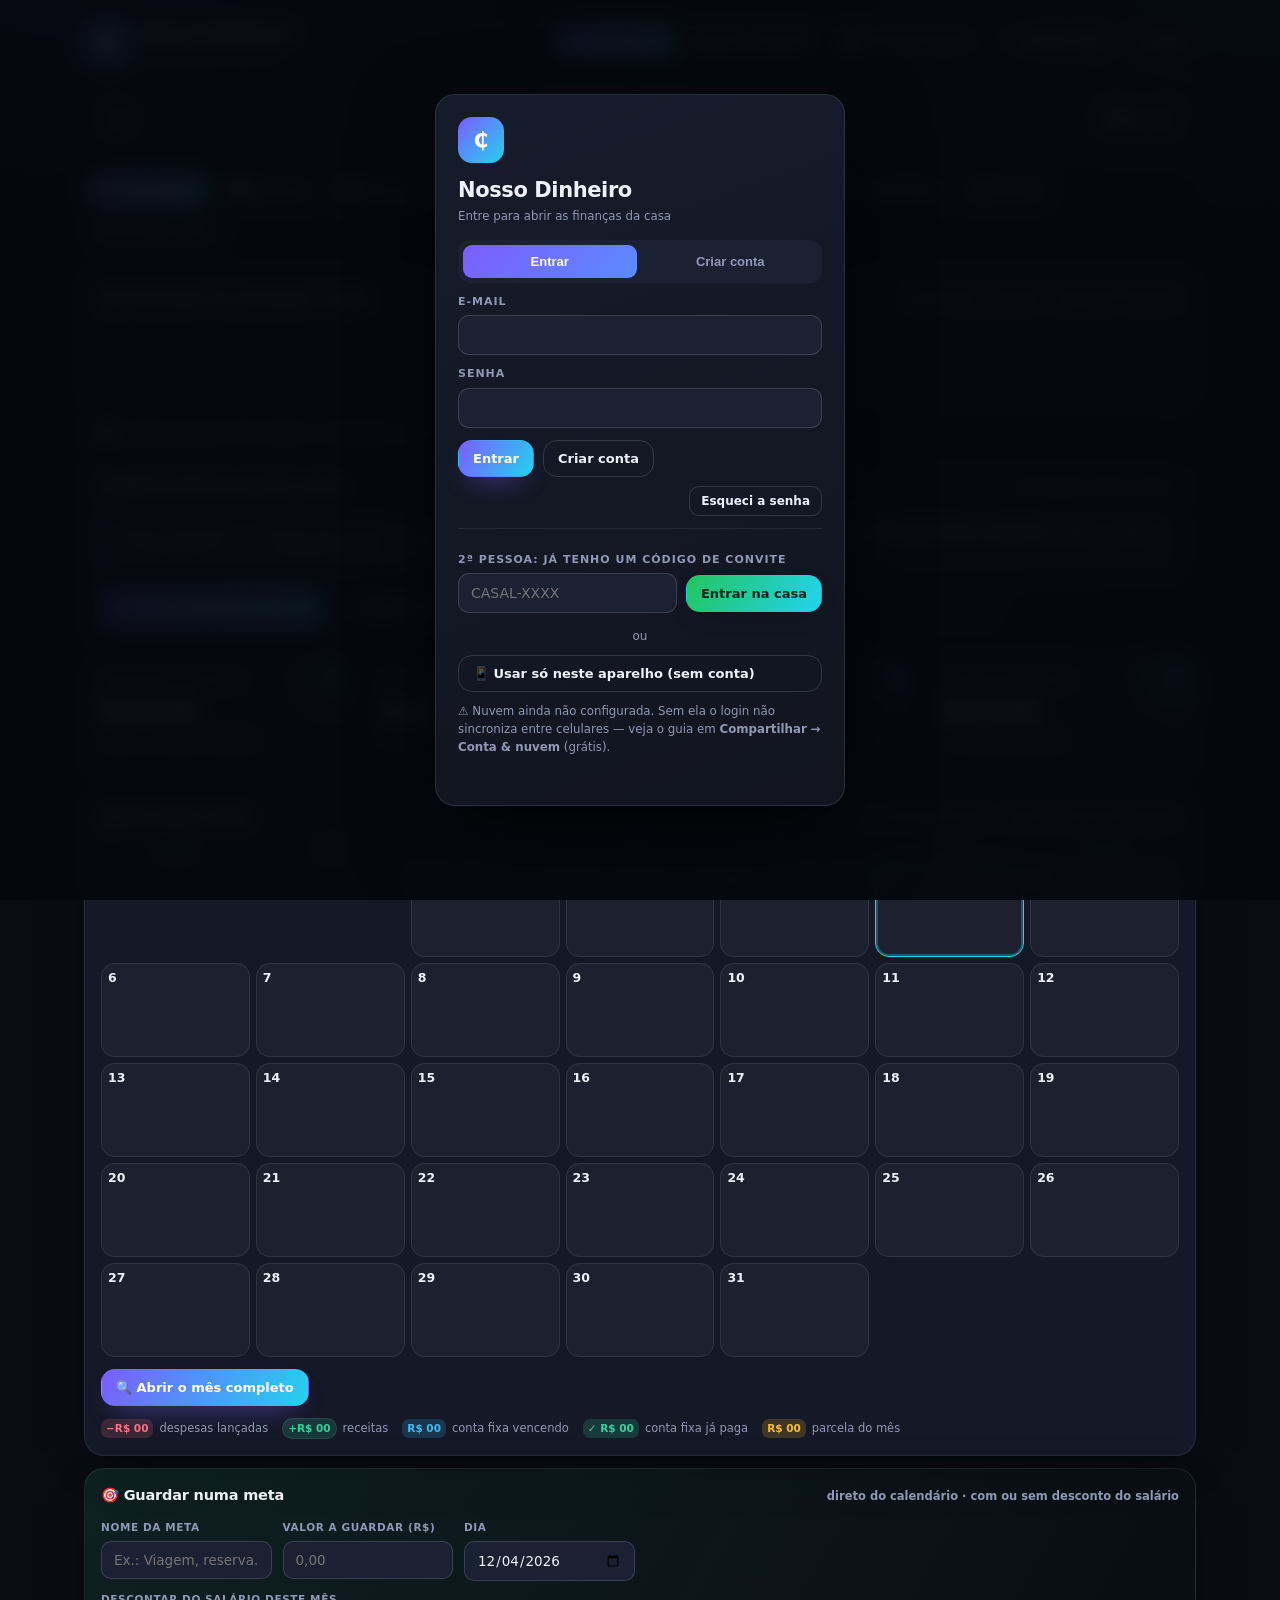
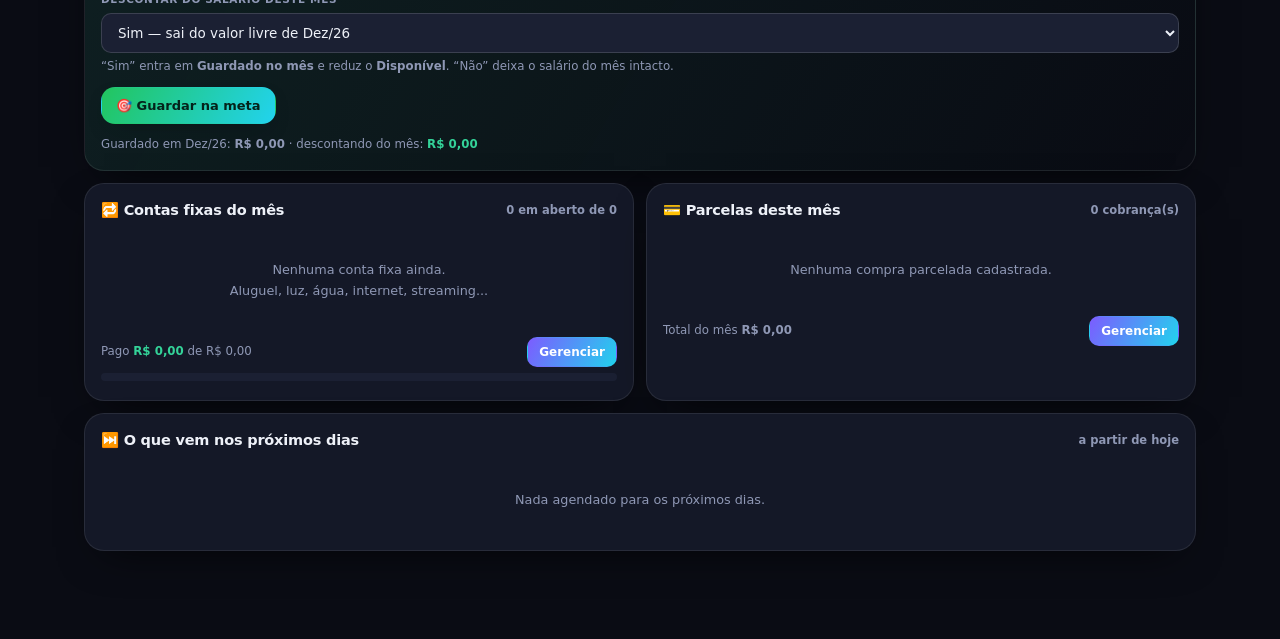
<file: index.html>
<!DOCTYPE html>
<html lang="pt-BR">
<head>
<meta charset="utf-8">
<meta name="viewport" content="width=device-width,initial-scale=1,viewport-fit=cover">
<meta name="theme-color" content="#7c5cff">
<link rel="manifest" href="manifest.json">
<link rel="apple-touch-icon" href="icon-192.png">
<meta name="mobile-web-app-capable" content="yes">
<meta name="apple-mobile-web-app-capable" content="yes">
<meta name="apple-mobile-web-app-status-bar-style" content="black-translucent">
<meta name="apple-mobile-web-app-title" content="Nosso Dinheiro">
<meta name="description" content="Controle financeiro do casal: calendário de contas, parcelados, recibos e metas.">
<title>Nosso Dinheiro — finanças do casal</title>
<link rel="stylesheet" href="style.css">
</head>
<body data-tema="escuro">
<div class="wrap">
  <header class="top">
    <div class="brand">
      <div class="logo">₵</div>
      <div><h1>Nosso Dinheiro</h1><span id="casalNome">nosso controle financeiro</span></div>
    </div>
    <div class="top-actions">
      <button class="btn sm pri" data-act="novoDesp">＋ Lançamento</button>
      <button class="btn sm" data-act="calCompleto">📅 Mês completo</button>
      <span class="quando" id="stampInicio" title="última atualização dos dados"></span>
      <button class="btn sm gh" data-act="instalarPwa">📲 Instalar app</button>
      <button class="btn sm gh" data-act="tema">☀️ Claro</button>
    </div>
  </header>

  <nav class="mesnav">
    <button class="round" data-act="mesPrev" title="mês anterior">◀</button>
    <button class="mesLabel" data-act="calCompleto" title="abrir o calendário completo do mês">
      <strong id="mesNome">—</strong><small id="mesSub">—</small><span class="hint">👆 toque para abrir o calendário completo</span>
    </button>
    <button class="round" data-act="mesHoje" title="voltar para hoje">Hoje</button>
    <button class="round" data-act="mesNext" title="próximo mês">▶</button>
  </nav>

  <nav class="tabs" id="tabs">
    <button data-page="calendario" class="on">📅 Calendário</button>
    <button data-page="resumo">📊 Resumo</button>
    <button data-page="lanc">🧾 Lançamentos</button>
    <button data-page="fixas">🔁 Contas fixas</button>
    <button data-page="parc">💳 Parcelados</button>
    <button data-page="recibos">📎 Recibos</button>
    <button data-page="metas">🎯 Metas</button>
    <button data-page="acerto">🤝 Acerto</button>
    <button data-page="share">🔗 Compartilhar</button>
  </nav>

  <main id="main"></main>
</div>

<div id="toast" class="toast"></div>
<div id="modal" class="modal"><div class="modalCard"><button class="modalX" data-act="fecharModal">✕</button><div id="modalBody"></div></div></div>
<input type="file" id="fileImport" accept=".json,application/json" hidden>

<script src="libs/xlsx.full.min.js"></script>
<script src="libs/chart.umd.min.js"></script>
<script src="app.js"></script>
</body>
</html>
</file>
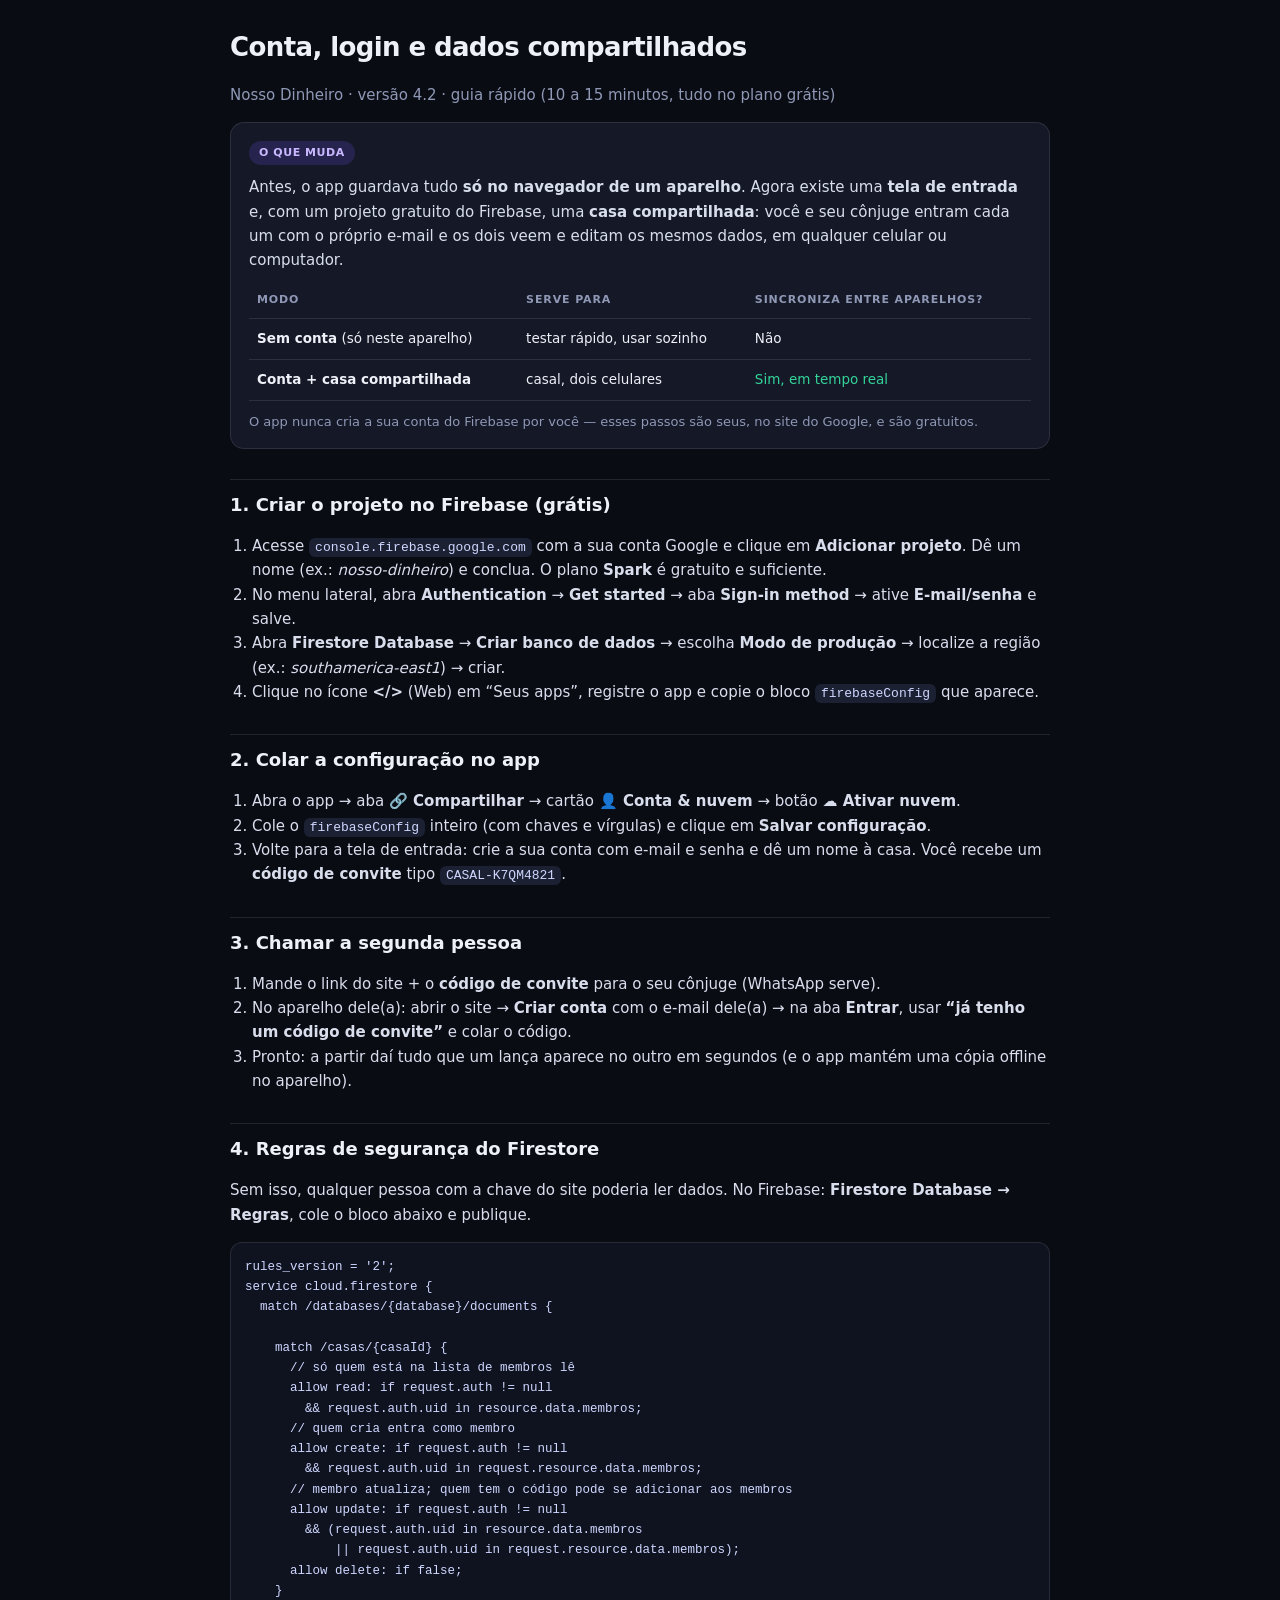
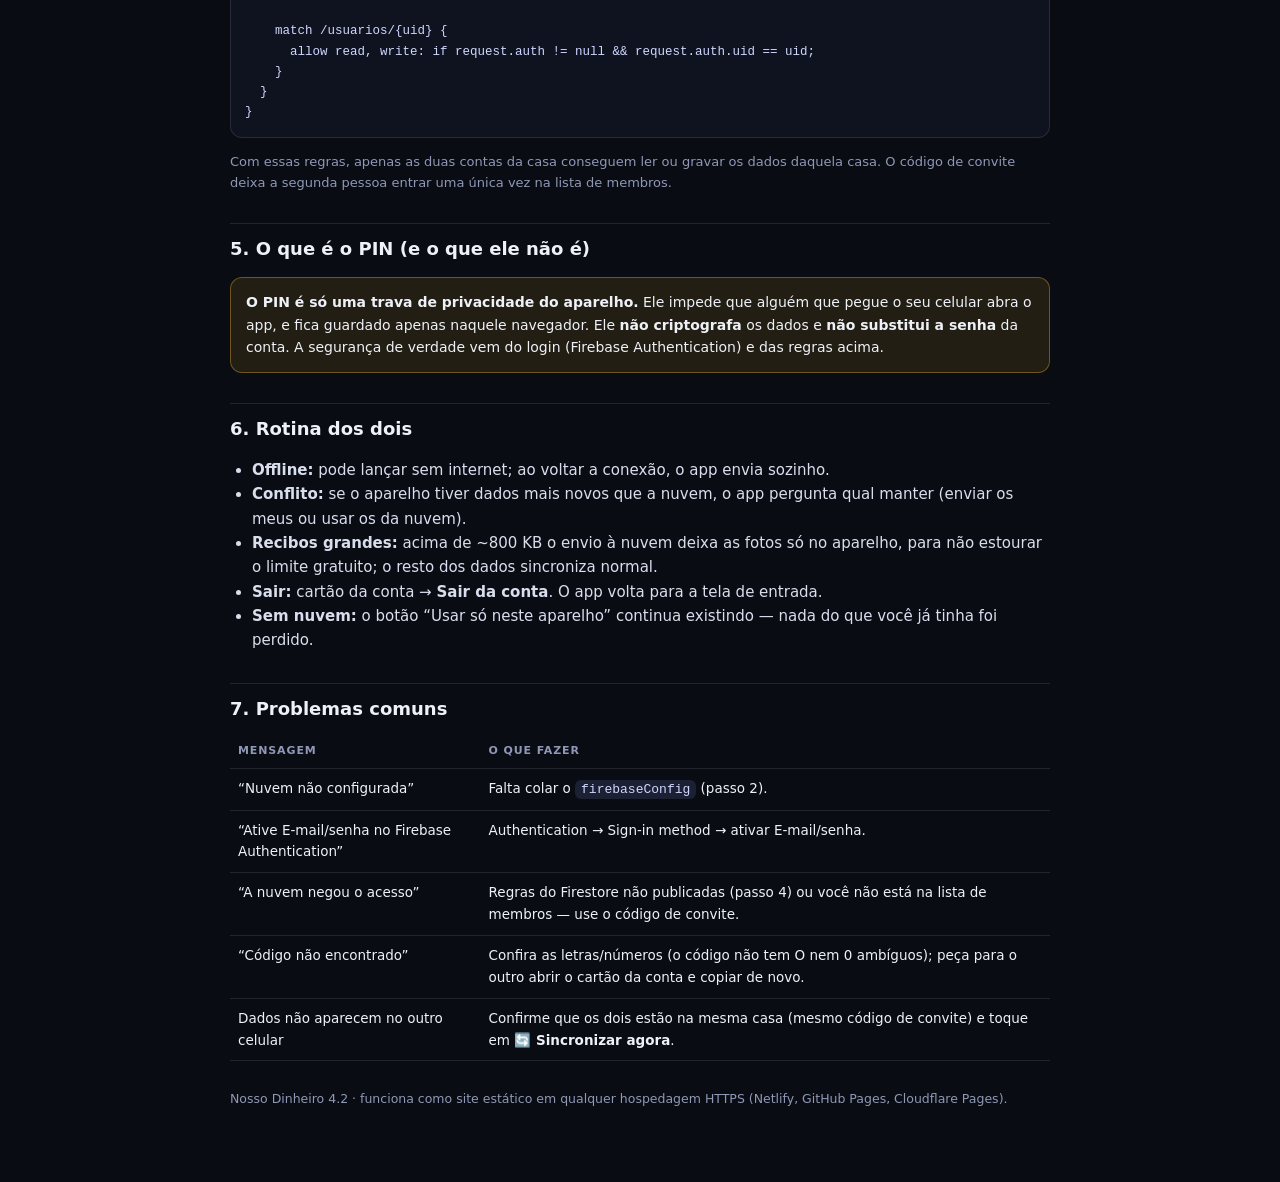
<file: guia-nuvem.html>
<!DOCTYPE html>
<html lang="pt-BR">
<head>
<meta charset="utf-8">
<meta name="viewport" content="width=device-width,initial-scale=1">
<title>Nosso Dinheiro — guia da conta e da nuvem</title>
<style>
:root{--bg:#0a0c14;--card:#141827;--line:rgba(255,255,255,.10);--txt:#eef1f8;--mut:#8f98b5;--pri:#7c5cff;--ok:#34d399}
*{box-sizing:border-box}
body{margin:0;background:var(--bg);color:var(--txt);font:15px/1.62 system-ui,-apple-system,"Segoe UI",Roboto,sans-serif;padding:26px 16px 60px}
.wrap{max-width:820px;margin:0 auto}
h1{font-size:26px;letter-spacing:-.6px;margin:0 0 4px}
h2{font-size:18px;margin:30px 0 8px;padding-top:10px;border-top:1px solid var(--line)}
h3{font-size:15px;margin:18px 0 6px;color:#c9d2ef}
p,li{color:#d9deed}
.mut{color:var(--mut)}
.card{background:var(--card);border:1px solid var(--line);border-radius:14px;padding:16px 18px;margin:14px 0}
ol,ul{padding-left:22px}
code,pre{font-family:ui-monospace,Menlo,Consolas,monospace}
code{background:#1b2033;padding:2px 6px;border-radius:6px;font-size:13px;color:#cfd7ff}
pre{background:#0f1320;border:1px solid var(--line);border-radius:12px;padding:14px;overflow:auto;font-size:12.5px;color:#cfd7ff}
.tag{display:inline-block;background:rgba(124,92,255,.18);color:#c9b8ff;border-radius:99px;padding:3px 10px;font-size:11px;font-weight:800;letter-spacing:.05em;text-transform:uppercase}
.ok{color:var(--ok)}
.warn{background:rgba(251,191,36,.10);border:1px solid rgba(251,191,36,.35);border-radius:12px;padding:13px 15px;margin:14px 0;font-size:14px}
table{border-collapse:collapse;width:100%;font-size:13.5px;margin:10px 0}
th,td{border-bottom:1px solid var(--line);padding:9px 8px;text-align:left;vertical-align:top}
th{color:var(--mut);font-size:11px;text-transform:uppercase;letter-spacing:.08em}
</style>
</head>
<body>
<div class="wrap">
<h1>Conta, login e dados compartilhados</h1>
<p class="mut">Nosso Dinheiro · versão 4.2 · guia rápido (10 a 15 minutos, tudo no plano grátis)</p>

<div class="card">
<span class="tag">o que muda</span>
<p style="margin:10px 0 0">Antes, o app guardava tudo <b>só no navegador de um aparelho</b>. Agora existe uma <b>tela de entrada</b> e, com um projeto gratuito do Firebase, uma <b>casa compartilhada</b>: você e seu cônjuge entram cada um com o próprio e-mail e os dois veem e editam os mesmos dados, em qualquer celular ou computador.</p>
<table>
<tr><th>Modo</th><th>Serve para</th><th>Sincroniza entre aparelhos?</th></tr>
<tr><td><b>Sem conta</b> (só neste aparelho)</td><td>testar rápido, usar sozinho</td><td>Não</td></tr>
<tr><td><b>Conta + casa compartilhada</b></td><td>casal, dois celulares</td><td class="ok">Sim, em tempo real</td></tr>
</table>
<p class="mut" style="font-size:13px;margin:8px 0 0">O app nunca cria a sua conta do Firebase por você — esses passos são seus, no site do Google, e são gratuitos.</p>
</div>

<h2>1. Criar o projeto no Firebase (grátis)</h2>
<ol>
<li>Acesse <code>console.firebase.google.com</code> com a sua conta Google e clique em <b>Adicionar projeto</b>. Dê um nome (ex.: <i>nosso-dinheiro</i>) e conclua. O plano <b>Spark</b> é gratuito e suficiente.</li>
<li>No menu lateral, abra <b>Authentication</b> → <b>Get started</b> → aba <b>Sign-in method</b> → ative <b>E-mail/senha</b> e salve.</li>
<li>Abra <b>Firestore Database</b> → <b>Criar banco de dados</b> → escolha <b>Modo de produção</b> → localize a região (ex.: <i>southamerica-east1</i>) → criar.</li>
<li>Clique no ícone <b>&lt;/&gt;</b> (Web) em “Seus apps”, registre o app e copie o bloco <code>firebaseConfig</code> que aparece.</li>
</ol>

<h2>2. Colar a configuração no app</h2>
<ol>
<li>Abra o app → aba <b>🔗 Compartilhar</b> → cartão <b>👤 Conta &amp; nuvem</b> → botão <b>☁️ Ativar nuvem</b>.</li>
<li>Cole o <code>firebaseConfig</code> inteiro (com chaves e vírgulas) e clique em <b>Salvar configuração</b>.</li>
<li>Volte para a tela de entrada: crie a sua conta com e-mail e senha e dê um nome à casa. Você recebe um <b>código de convite</b> tipo <code>CASAL-K7QM4821</code>.</li>
</ol>

<h2>3. Chamar a segunda pessoa</h2>
<ol>
<li>Mande o link do site + o <b>código de convite</b> para o seu cônjuge (WhatsApp serve).</li>
<li>No aparelho dele(a): abrir o site → <b>Criar conta</b> com o e-mail dele(a) → na aba <b>Entrar</b>, usar <b>“já tenho um código de convite”</b> e colar o código.</li>
<li>Pronto: a partir daí tudo que um lança aparece no outro em segundos (e o app mantém uma cópia offline no aparelho).</li>
</ol>

<h2>4. Regras de segurança do Firestore</h2>
<p>Sem isso, qualquer pessoa com a chave do site poderia ler dados. No Firebase: <b>Firestore Database → Regras</b>, cole o bloco abaixo e publique.</p>
<pre>rules_version = '2';
service cloud.firestore {
  match /databases/{database}/documents {

    match /casas/{casaId} {
      // só quem está na lista de membros lê
      allow read: if request.auth != null
        && request.auth.uid in resource.data.membros;
      // quem cria entra como membro
      allow create: if request.auth != null
        && request.auth.uid in request.resource.data.membros;
      // membro atualiza; quem tem o código pode se adicionar aos membros
      allow update: if request.auth != null
        && (request.auth.uid in resource.data.membros
            || request.auth.uid in request.resource.data.membros);
      allow delete: if false;
    }

    match /usuarios/{uid} {
      allow read, write: if request.auth != null && request.auth.uid == uid;
    }
  }
}</pre>
<p class="mut" style="font-size:13px">Com essas regras, apenas as duas contas da casa conseguem ler ou gravar os dados daquela casa. O código de convite deixa a segunda pessoa entrar uma única vez na lista de membros.</p>

<h2>5. O que é o PIN (e o que ele não é)</h2>
<div class="warn">
<b>O PIN é só uma trava de privacidade do aparelho.</b> Ele impede que alguém que pegue o seu celular abra o app, e fica guardado apenas naquele navegador. Ele <b>não criptografa</b> os dados e <b>não substitui a senha</b> da conta. A segurança de verdade vem do login (Firebase Authentication) e das regras acima.
</div>

<h2>6. Rotina dos dois</h2>
<ul>
<li><b>Offline:</b> pode lançar sem internet; ao voltar a conexão, o app envia sozinho.</li>
<li><b>Conflito:</b> se o aparelho tiver dados mais novos que a nuvem, o app pergunta qual manter (enviar os meus ou usar os da nuvem).</li>
<li><b>Recibos grandes:</b> acima de ~800 KB o envio à nuvem deixa as fotos só no aparelho, para não estourar o limite gratuito; o resto dos dados sincroniza normal.</li>
<li><b>Sair:</b> cartão da conta → <b>Sair da conta</b>. O app volta para a tela de entrada.</li>
<li><b>Sem nuvem:</b> o botão “Usar só neste aparelho” continua existindo — nada do que você já tinha foi perdido.</li>
</ul>

<h2>7. Problemas comuns</h2>
<table>
<tr><th>Mensagem</th><th>O que fazer</th></tr>
<tr><td>“Nuvem não configurada”</td><td>Falta colar o <code>firebaseConfig</code> (passo 2).</td></tr>
<tr><td>“Ative E-mail/senha no Firebase Authentication”</td><td>Authentication → Sign-in method → ativar E-mail/senha.</td></tr>
<tr><td>“A nuvem negou o acesso”</td><td>Regras do Firestore não publicadas (passo 4) ou você não está na lista de membros — use o código de convite.</td></tr>
<tr><td>“Código não encontrado”</td><td>Confira as letras/números (o código não tem O nem 0 ambíguos); peça para o outro abrir o cartão da conta e copiar de novo.</td></tr>
<tr><td>Dados não aparecem no outro celular</td><td>Confirme que os dois estão na mesma casa (mesmo código de convite) e toque em <b>🔄 Sincronizar agora</b>.</td></tr>
</table>

<p class="mut" style="margin-top:28px;font-size:12.5px">Nosso Dinheiro 4.2 · funciona como site estático em qualquer hospedagem HTTPS (Netlify, GitHub Pages, Cloudflare Pages).</p>
</div>
</body>
</html>
</file>
<file: style.css>
/* Nosso Dinheiro — estilos (extraídos do template, sem alteração de regras) */
/* ===================== TOKENS ===================== */
:root{
  --bg:#0a0c14; --surface:#141827; --surface-2:#1b2033; --surface-solid:#141827;
  --line:rgba(255,255,255,.085); --line-2:rgba(255,255,255,.14);
  --txt:#eef1f8; --mut:#8f98b5;
  --a1:#7c5cff; --a2:#22d3ee;
  --pos:#34d399; --neg:#fb7185; --warn:#fbbf24; --sky:#38bdf8;
  --ink:#0a0c14;
  --cal:rgba(255,255,255,.038);
  --chart-txt:#8f98b5; --chart-grid:rgba(255,255,255,.07);
  --r-s:10px; --r-m:14px; --r-l:20px; --r-xl:26px;
  --sh:0 16px 44px -20px rgba(0,0,0,.8);
  --sh-s:0 8px 24px -14px rgba(0,0,0,.7);
  --sp:12px;
}
body[data-tema="claro"]{
  --bg:#f5f6fb; --surface:#ffffff; --surface-2:#f2f4f9; --surface-solid:#ffffff;
  --line:rgba(16,22,43,.1); --line-2:rgba(16,22,43,.18);
  --txt:#131a2e; --mut:#5d6787;
  --pos:#15803d; --neg:#be123c; --warn:#a16207; --sky:#0369a1;
  --ink:#ffffff;
  --cal:rgba(16,22,43,.02);
  --chart-txt:#5d6787; --chart-grid:rgba(16,22,43,.09);
  --sh:0 14px 34px -20px rgba(19,26,46,.28);
  --sh-s:0 6px 18px -12px rgba(19,26,46,.22);
}
*{box-sizing:border-box}
html,body{overflow-x:hidden}
body{margin:0;background:var(--bg);color:var(--txt);font-family:"Inter",system-ui,-apple-system,"Segoe UI",Roboto,Arial,sans-serif;
  font-size:14px;line-height:1.5;-webkit-font-smoothing:antialiased;padding-bottom:44px;transition:background .25s,color .25s}
body::before{content:"";position:fixed;inset:0;z-index:-1;pointer-events:none;background:
  radial-gradient(880px 500px at 6% -10%,rgba(124,92,255,.26),transparent 60%),
  radial-gradient(760px 460px at 100% -4%,rgba(34,211,238,.15),transparent 58%),
  radial-gradient(720px 500px at 58% 112%,rgba(244,114,182,.12),transparent 62%)}
body[data-tema="claro"]::before{opacity:.55}
.wrap{max-width:1140px;margin:0 auto;padding:16px 14px 44px}

/* ===================== TOPO ===================== */
header.top{display:flex;align-items:center;gap:12px;flex-wrap:wrap;justify-content:space-between;margin:2px 0 14px}
.brand{display:flex;align-items:center;gap:11px;min-width:0}
.logo{width:44px;height:44px;border-radius:14px;background:linear-gradient(140deg,var(--a1),var(--a2));display:grid;place-items:center;
  font-size:20px;font-weight:800;color:#fff;box-shadow:0 10px 24px -10px rgba(124,92,255,.9);flex:0 0 auto}
.brand h1{margin:0;font-size:19px;letter-spacing:-.5px;font-weight:800}
.brand span{font-size:12px;color:var(--mut);display:block;white-space:nowrap;overflow:hidden;text-overflow:ellipsis}
.top-actions{display:flex;gap:8px;flex-wrap:wrap}

/* ===================== BOTÕES ===================== */
.btn{border:1px solid var(--line-2);background:var(--surface);color:var(--txt);padding:10px 14px;border-radius:var(--r-m);
  font-size:13px;font-weight:650;cursor:pointer;transition:transform .16s,background .16s,border-color .16s;display:inline-flex;align-items:center;
  gap:7px;font-family:inherit;white-space:nowrap;box-shadow:var(--sh-s)}
.btn:hover{transform:translateY(-1px);border-color:var(--a1)}
.btn:active{transform:translateY(0)}
.btn.pri{background:linear-gradient(120deg,var(--a1),var(--a2));border-color:transparent;color:#fff;box-shadow:0 12px 26px -14px rgba(124,92,255,.95)}
.btn.ok{background:linear-gradient(120deg,#22c55e,#22d3ee);border-color:transparent;color:#04231a}
.btn.sm{padding:7px 11px;font-size:12px;border-radius:var(--r-s);box-shadow:none}
.btn.gh{background:transparent;box-shadow:none}
.btn.danger{color:var(--neg);border-color:color-mix(in srgb,var(--neg) 40%,transparent)}
.btn:focus-visible{outline:2px solid var(--a1);outline-offset:2px}

/* ===================== NAV MÊS ===================== */
.mesnav{display:flex;align-items:center;gap:10px;background:var(--surface);border:1px solid var(--line);border-radius:var(--r-l);
  padding:10px 12px;margin-bottom:12px;box-shadow:var(--sh)}
.round{width:38px;height:38px;border-radius:12px;border:1px solid var(--line-2);background:var(--surface-2);color:var(--txt);cursor:pointer;
  font-size:14px;font-weight:700;transition:.16s;flex:0 0 auto;font-family:inherit}
.round:hover{background:var(--a1);border-color:transparent;color:#fff}
.mesLabel{flex:1;text-align:center;border:none;background:transparent;color:inherit;cursor:pointer;font-family:inherit;border-radius:12px;padding:4px 8px;transition:.16s}
.mesLabel:hover{background:var(--surface-2)}
.mesLabel strong{font-size:17px;display:block;letter-spacing:-.4px;font-weight:800}
.mesLabel small{display:block;color:var(--mut);font-size:11.5px;font-weight:500}
.hint{display:block;color:var(--a2);font-size:10.5px;font-weight:700;margin-top:2px}

/* ===================== ABAS ===================== */
.tabs{display:flex;gap:7px;overflow-x:auto;padding:2px 2px 8px;margin-bottom:14px;scrollbar-width:none;position:sticky;top:0;z-index:20;
  background:linear-gradient(var(--bg) 62%,transparent)}
.tabs::-webkit-scrollbar{display:none}
.tabs button{white-space:nowrap;border:1px solid var(--line-2);background:var(--surface);color:var(--mut);padding:9px 14px;border-radius:999px;
  font-size:12.5px;font-weight:650;cursor:pointer;transition:.16s;font-family:inherit}
.tabs button:hover{color:var(--txt);border-color:var(--a1)}
.tabs button.on{background:linear-gradient(120deg,var(--a1),var(--a2));color:#fff;border-color:transparent;box-shadow:0 10px 22px -14px rgba(124,92,255,.95)}

/* ===================== CARDS ===================== */
.card{background:var(--surface);border:1px solid var(--line);border-radius:var(--r-l);padding:16px;box-shadow:var(--sh);animation:up .38s both}
@keyframes up{from{opacity:0;transform:translateY(8px)}to{opacity:1;transform:none}}
.card h3{margin:0 0 13px;font-size:14.5px;font-weight:800;letter-spacing:-.2px;display:flex;align-items:center;gap:8px;justify-content:space-between;flex-wrap:wrap}
.card h3 small{color:var(--mut);font-weight:550;font-size:11.5px;letter-spacing:0}
.grid{display:grid;gap:12px}
.g2{grid-template-columns:repeat(auto-fit,minmax(300px,1fr))}
.g3{grid-template-columns:repeat(auto-fit,minmax(210px,1fr))}
.g4{grid-template-columns:repeat(auto-fit,minmax(168px,1fr))}
.kpi{position:relative;overflow:hidden;padding:15px 15px 14px}
.kpi .lbl{font-size:10.5px;text-transform:uppercase;letter-spacing:.8px;color:var(--mut);font-weight:800}
.kpi .val{font-size:24px;font-weight:850;letter-spacing:-1.1px;margin:6px 0 2px;font-variant-numeric:tabular-nums}
.kpi .sub{font-size:11.5px;color:var(--mut);line-height:1.35}
.kpi::after{content:"";position:absolute;right:-34px;top:-34px;width:98px;height:98px;border-radius:50%;
  background:var(--gl,radial-gradient(circle,rgba(124,92,255,.45),transparent 70%));filter:blur(7px)}
.hero{display:flex;gap:16px;flex-wrap:wrap;align-items:center;justify-content:space-between;padding:20px;border-radius:var(--r-xl);
  border:1px solid var(--line);background:
   linear-gradient(120deg,rgba(124,92,255,.2),rgba(34,211,238,.1) 55%,rgba(244,114,182,.13));box-shadow:var(--sh)}
.hero .big{font-size:38px;font-weight:850;letter-spacing:-2.2px;margin:3px 0;font-variant-numeric:tabular-nums}
.pill{display:inline-flex;align-items:center;gap:6px;padding:5px 11px;border-radius:999px;font-size:11px;font-weight:750;border:1px solid var(--line-2);
  background:var(--surface)}
.pill.up{color:var(--neg);border-color:color-mix(in srgb,var(--neg) 35%,transparent)}
.pill.down{color:var(--pos);border-color:color-mix(in srgb,var(--pos) 35%,transparent)}
.pill.tmp{color:var(--a2)}
.bar{height:8px;border-radius:99px;background:var(--surface-2);overflow:hidden;margin:6px 0 3px}
.bar i{display:block;height:100%;border-radius:99px;background:linear-gradient(90deg,var(--a1),var(--a2));transition:width .9s cubic-bezier(.2,.8,.2,1)}
.bar.g i{background:linear-gradient(90deg,#22c55e,#34d399)}
.bar.w i{background:linear-gradient(90deg,#f59e0b,#fbbf24)}
.bar.a i{background:linear-gradient(90deg,#60a5fa,#7c5cff)}
.bar.b i{background:linear-gradient(90deg,#f472b6,#fb7185)}
.split{display:flex;justify-content:space-between;gap:10px;flex-wrap:wrap;align-items:center}
.lg{display:flex;gap:9px;align-items:center;font-size:12.5px;margin:7px 0}
.lg .nm{flex:1;min-width:0}
.li{display:flex;align-items:center;gap:9px;padding:10px 0;border-bottom:1px solid var(--line);font-size:13px}
.li:last-child{border:none}
.li .nm{flex:1;min-width:0}
.dot{width:9px;height:9px;border-radius:50%;display:inline-block;flex:0 0 auto}
.quote{background:var(--surface-2);border-left:3px solid var(--a1);padding:12px 14px;border-radius:var(--r-s);font-size:12.8px;line-height:1.6}
.empty{text-align:center;padding:24px 10px;color:var(--mut);font-size:12.8px;line-height:1.65}
.mut{color:var(--mut)}.right{text-align:right}.sm{font-size:11.8px}
.mono{font-variant-numeric:tabular-nums}
.chips{display:flex;gap:8px;flex-wrap:wrap;margin:12px 0}
.chip{padding:6px 12px;border-radius:999px;font-size:12px;font-weight:750;border:1px solid var(--line-2);background:var(--surface-2)}
.chip.in{color:var(--pos)}.chip.out{color:var(--neg)}.chip.fx{color:var(--sky)}.chip.ok{color:var(--pos)}.chip.bad{color:var(--warn)}

/* ===================== TABELAS ===================== */
table{width:100%;border-collapse:collapse;font-size:13px}
th{text-align:left;color:var(--mut);font-size:10.5px;text-transform:uppercase;letter-spacing:.7px;padding:8px 10px;border-bottom:1px solid var(--line-2);font-weight:800;white-space:nowrap}
td{padding:10px;border-bottom:1px solid var(--line);vertical-align:middle}
tbody tr:hover td{background:var(--surface-2)}
.num{text-align:right;font-variant-numeric:tabular-nums;font-weight:750;white-space:nowrap}
.tag{display:inline-block;padding:3px 9px;border-radius:8px;font-size:10.5px;font-weight:750;background:var(--surface-2);color:var(--mut);border:1px solid var(--line-2);white-space:nowrap}
.tag.a{color:#a5b4fc;border-color:rgba(124,92,255,.4)}
.tag.b{color:#f9a8d4;border-color:rgba(244,114,182,.4)}
.tag.g{color:var(--pos);border-color:color-mix(in srgb,var(--pos) 38%,transparent)}
.tag.r{color:var(--neg);border-color:color-mix(in srgb,var(--neg) 38%,transparent)}
.tag.c{color:#93c5fd;border-color:rgba(96,165,250,.4)}

/* ===================== FORMULÁRIOS ===================== */
label.f{display:block;font-size:10.5px;font-weight:800;color:var(--mut);text-transform:uppercase;letter-spacing:.6px;margin-bottom:5px}
input,select,textarea{width:100%;background:var(--surface-2);border:1px solid var(--line-2);border-radius:var(--r-s);padding:10px 12px;color:var(--txt);
  font-size:13.5px;font-family:inherit;transition:.16s}
input:focus,select:focus,textarea:focus{outline:none;border-color:var(--a1);box-shadow:0 0 0 3px rgba(124,92,255,.18)}
textarea{min-height:92px;resize:vertical;font-size:12px;line-height:1.5}
option{background:var(--surface);color:var(--txt)}
.form{display:grid;gap:11px;grid-template-columns:repeat(auto-fit,minmax(155px,1fr))}
.form .full{grid-column:1/-1}
.row-bt{display:flex;gap:9px;align-items:center;flex-wrap:wrap}

/* ===================== CALENDÁRIO ===================== */
.calhead{display:grid;grid-template-columns:repeat(7,1fr);gap:6px;margin-bottom:6px}
.calhead div{text-align:center;font-size:10px;font-weight:800;color:var(--mut);text-transform:uppercase;letter-spacing:.6px}
.calhead div.fds{color:var(--a2);opacity:.85}
.cal{display:grid;grid-template-columns:repeat(7,1fr);gap:6px}
.cald{min-height:94px;border:1px solid var(--line);border-radius:var(--r-m);background:var(--cal);padding:6px;transition:.15s;
  display:flex;flex-direction:column;gap:3px;overflow:hidden;font:inherit;color:inherit;text-align:left;cursor:pointer;align-items:stretch}
.cald:hover{background:var(--surface-2);border-color:var(--a1);transform:translateY(-1px)}
.cald.off{background:transparent;border-color:transparent;pointer-events:none;min-height:94px}
.cald.hoje{border-color:var(--a2);box-shadow:0 0 0 2px color-mix(in srgb,var(--a2) 30%,transparent) inset}
.cald.hoje b{color:var(--a2)}
.cald>b{font-size:12.5px;font-weight:800;line-height:1.3}
.ce{font-size:10.5px;font-weight:750;border-radius:7px;padding:2px 5px;white-space:nowrap;overflow:hidden;text-overflow:ellipsis;display:block}
.ce.des{background:color-mix(in srgb,var(--neg) 17%,transparent);color:var(--neg)}
.ce.rec{background:color-mix(in srgb,var(--pos) 17%,transparent);color:var(--pos)}
.ce.fix{background:color-mix(in srgb,var(--sky) 18%,transparent);color:var(--sky)}
.ce.par{background:color-mix(in srgb,var(--warn) 18%,transparent);color:var(--warn)}
.ce.pg{background:color-mix(in srgb,var(--pos) 18%,transparent);color:var(--pos)}
.ce.more{background:var(--surface-2);color:var(--mut)}
.legenda{display:flex;gap:14px;flex-wrap:wrap;margin-top:12px;font-size:11.5px;color:var(--mut)}
.legenda span{display:flex;align-items:center;gap:6px}
.ag-dia{font-size:11px;font-weight:800;color:var(--mut);text-transform:uppercase;letter-spacing:.7px;margin:14px 0 2px;
  padding-bottom:5px;border-bottom:1px solid var(--line-2);position:sticky;top:0;background:var(--surface-solid)}
.modhead{display:flex;align-items:center;gap:10px;margin-bottom:4px}

/* ===================== RECIBOS / MODAL ===================== */
.rec-grid{display:grid;gap:12px;grid-template-columns:repeat(auto-fill,minmax(148px,1fr))}
.rec{border:1px solid var(--line);border-radius:var(--r-m);overflow:hidden;background:var(--surface-2);cursor:pointer;transition:.2s}
.rec:hover{transform:translateY(-3px);border-color:var(--a1)}
.rec img{width:100%;height:116px;object-fit:cover;display:block;background:var(--surface-2)}
.rec .i{padding:9px 10px}
.rec .i b{display:block;font-size:12.5px;white-space:nowrap;overflow:hidden;text-overflow:ellipsis}
.rec .i span{font-size:11px;color:var(--mut)}
.modal{position:fixed;inset:0;background:color-mix(in srgb,var(--ink) 82%,transparent);backdrop-filter:blur(8px);display:none;place-items:center;z-index:60;padding:14px}
.modal.on{display:grid}
.modalCard{background:var(--surface-solid);border:1px solid var(--line-2);border-radius:var(--r-l);padding:18px;max-width:660px;width:100%;
  max-height:90vh;overflow:auto;position:relative;box-shadow:var(--sh);animation:up .28s both}
.modalCard.wide{max-width:1000px}
.modalCard h3{font-size:17px;margin:0 0 12px;letter-spacing:-.3px;padding-right:38px}
.modalX{position:absolute;right:12px;top:10px;border:none;background:var(--surface-2);color:var(--txt);width:32px;height:32px;border-radius:50%;
  cursor:pointer;font-size:14px;z-index:3}
.toast{position:fixed;left:50%;bottom:22px;transform:translate(-50%,26px);background:linear-gradient(120deg,var(--a1),var(--a2));color:#fff;
  padding:12px 20px;border-radius:var(--r-m);font-size:13px;font-weight:750;opacity:0;pointer-events:none;transition:.3s;z-index:80;
  box-shadow:0 18px 38px -16px rgba(124,92,255,.9);max-width:88vw;text-align:center}
.toast.on{opacity:1;transform:translate(-50%,0)}
.pos{color:var(--pos)}.neg{color:var(--neg)}.warn{color:var(--warn)}.sky{color:var(--sky)}

@media(max-width:640px){
 .wrap{padding:12px 10px 44px}
 .hero .big{font-size:28px}.kpi .val{font-size:20px}
 .cal{gap:4px}.calhead{gap:4px}
 .cald{min-height:72px;padding:4px;border-radius:11px;gap:2px}
 .cald.off{min-height:72px}
 .cald>b{font-size:11px}
 .ce{font-size:9.5px;padding:1px 4px}
 table{font-size:12.5px}
 .hidemob{display:none}
 .tabs button{padding:8px 12px;font-size:12px}
 .modalCard{padding:14px;border-radius:var(--r-m)}
 .chip{font-size:11px;padding:5px 10px}
}
/** abas: o texto nunca é cortado */
.tabs{flex-wrap:wrap;overflow-x:auto;overflow-y:hidden;row-gap:7px;padding-right:6px}
.tabs button{flex:0 0 auto;max-width:none}
@media(min-width:980px){.tabs{overflow:visible}.tabs button{padding:9px 13px}}
@media(max-width:520px){.tabs button{font-size:12px;padding:8px 11px}}
/* formulário: 2 colunas no celular, até 4 no desktop */
@media(max-width:640px){.form{grid-template-columns:1fr 1fr}.form .full{grid-column:1/-1}}
@media(min-width:760px){.form{grid-template-columns:repeat(auto-fit,minmax(170px,1fr))}}

/* ===================== TELA DE ENTRADA / CONTA ===================== */
.gate{position:fixed;inset:0;z-index:9999;display:flex;align-items:center;justify-content:center;padding:18px;background:rgba(6,8,15,.93);backdrop-filter:blur(10px);overflow:auto}
.gateCard{width:100%;max-width:410px;background:linear-gradient(160deg,#161b2b,#12151f);border:1px solid rgba(255,255,255,.10);border-radius:20px;padding:22px;box-shadow:0 30px 80px rgba(0,0,0,.65)}
.gateCard h2{margin:0;font-size:21px;letter-spacing:-.4px}
.gateLogo{width:46px;height:46px;border-radius:14px;display:grid;place-items:center;font-size:22px;font-weight:900;background:linear-gradient(135deg,#7c5cff,#22d3ee);color:#fff;margin-bottom:12px}
.gateCard label.f{display:block;font-size:11px;font-weight:800;letter-spacing:.09em;text-transform:uppercase;color:var(--mut);margin:11px 0 5px}
.gateCard input,.gateCard textarea{width:100%;padding:11px 12px;border-radius:11px;border:1px solid var(--line-2);background:var(--surface-2);color:var(--txt);font-size:14px}
.gateTabs{display:flex;gap:7px;background:var(--surface-2);padding:5px;border-radius:12px;margin-bottom:6px}
.gateTabs button{flex:1;border:0;background:transparent;color:var(--mut);font-weight:800;font-size:13px;padding:9px;border-radius:9px;cursor:pointer}
.gateTabs button.on{background:linear-gradient(135deg,#7c5cff,#5b8cff);color:#fff}
.gateOr{text-align:center;color:var(--mut);font-size:12px;margin:14px 0 10px}
.gateMsg{margin-top:11px;font-size:12.5px;line-height:1.45;min-height:16px}
.gateMsg.erro{color:#fda4af}.gateMsg.ok{color:#6ee7b7}
</file>
